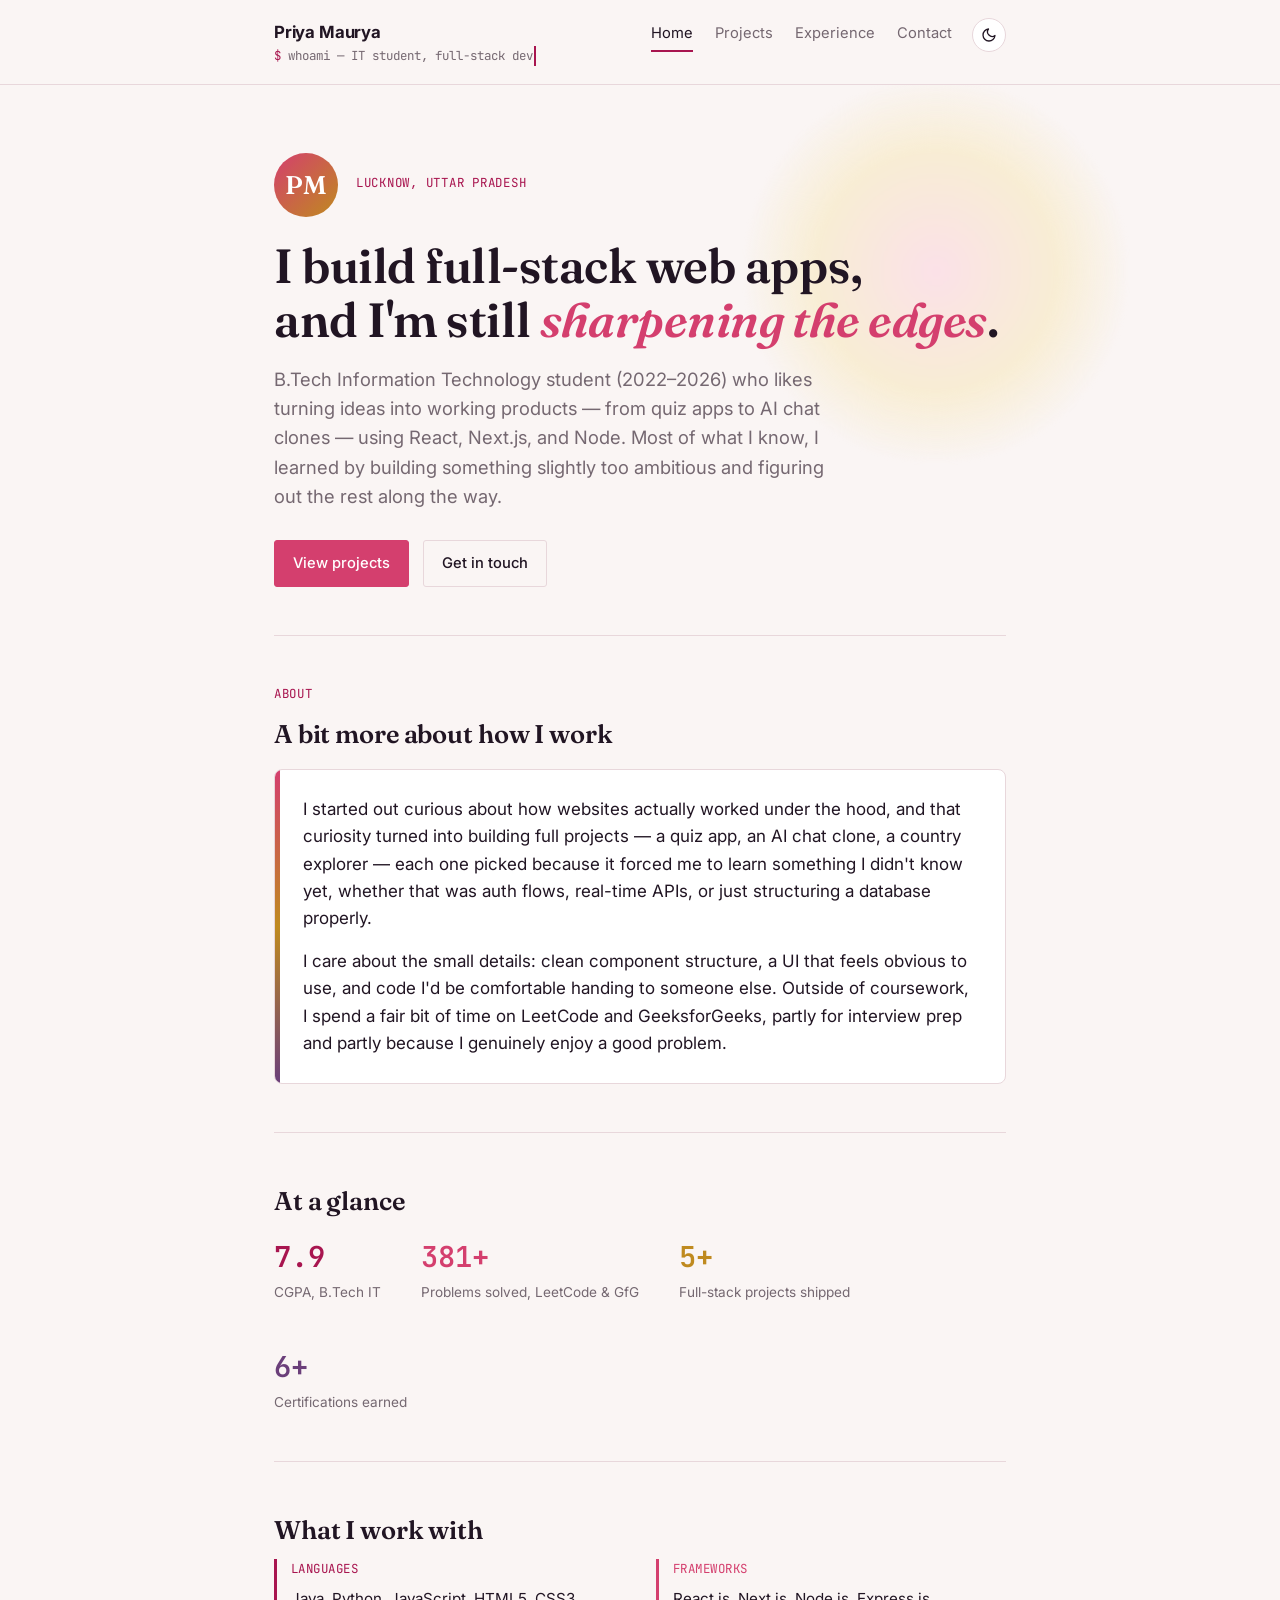
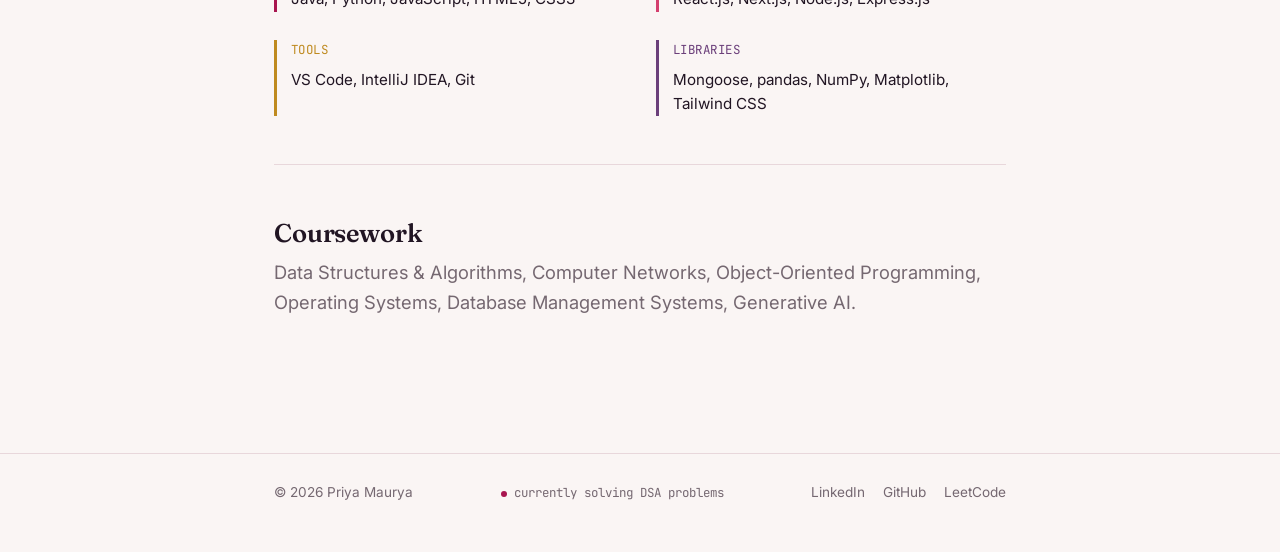
<file: index.html>
<!DOCTYPE html>
<html lang="en">
<head>
<meta charset="UTF-8">
<meta name="viewport" content="width=device-width, initial-scale=1.0">
<title>Priya Maurya — Software Developer</title>
<link rel="preconnect" href="https://fonts.googleapis.com">
<link href="https://fonts.googleapis.com/css2?family=Inter:wght@400;500;600;700&family=Fraunces:ital,opsz,wght@0,9..144,500;0,9..144,600;1,9..144,500&family=JetBrains+Mono:wght@400;500;600&display=swap" rel="stylesheet">
<link rel="stylesheet" href="style.css">
<script>
  (function () {
    try {
      var saved = localStorage.getItem('portfolio-theme');
      var prefersDark = window.matchMedia && window.matchMedia('(prefers-color-scheme: dark)').matches;
      var theme = saved || (prefersDark ? 'dark' : 'light');
      if (theme === 'dark') document.documentElement.setAttribute('data-theme', 'dark');
    } catch (e) {}
  })();
</script>
</head>
<body>

<header class="site">
  <div class="header-inner">
    <div>
      <div class="brand">Priya Maurya</div>
      <div class="statusline" data-typing="whoami — IT student, full-stack dev"></div>
    </div>
    <div class="nav-row">
      <nav class="site">
        <a href="index.html" class="active">Home</a>
        <a href="projects.html">Projects</a>
        <a href="experience.html">Experience</a>
        <a href="contact.html">Contact</a>
      </nav>
      <button class="theme-toggle" aria-label="Switch to dark mode"></button>
    </div>
  </div>
</header>

<main>
  <div class="shell">

    <section class="hero">
      <div style="display:flex; gap:18px; align-items:center; margin-bottom:22px;">
        <div class="badge">PM</div>
        <div>
          <p class="eyebrow" style="margin-bottom:4px;">Lucknow, Uttar Pradesh</p>
        </div>
      </div>
      <h1>I build full-stack web apps,<br>and I'm still <em>sharpening the edges</em>.</h1>
      <p class="lede">B.Tech Information Technology student (2022&ndash;2026) who likes turning ideas into working products &mdash; from quiz apps to AI chat clones &mdash; using React, Next.js, and Node. Most of what I know, I learned by building something slightly too ambitious and figuring out the rest along the way.</p>
      <div class="btn-row">
        <a class="btn primary" href="projects.html">View projects</a>
        <a class="btn ghost" href="contact.html">Get in touch</a>
      </div>
    </section>

    <hr class="rule">

    <section>
      <p class="eyebrow">About</p>
      <h2 style="margin-bottom:14px;">A bit more about how I work</h2>
      <div class="callout">
        <p>I started out curious about how websites actually worked under the hood, and that curiosity turned into building full projects &mdash; a quiz app, an AI chat clone, a country explorer &mdash; each one picked because it forced me to learn something I didn't know yet, whether that was auth flows, real-time APIs, or just structuring a database properly.</p>
        <p>I care about the small details: clean component structure, a UI that feels obvious to use, and code I'd be comfortable handing to someone else. Outside of coursework, I spend a fair bit of time on LeetCode and GeeksforGeeks, partly for interview prep and partly because I genuinely enjoy a good problem.</p>
      </div>
    </section>

    <hr class="rule">

    <section>
      <h2>At a glance</h2>
      <div class="stat-strip">
        <div class="stat s-teal">
          <div class="num" data-count="8.3">0.0</div>
          <div class="label">CGPA, B.Tech IT</div>
        </div>
        <div class="stat s-coral">
          <div class="num" data-count="400" data-suffix="+">0</div>
          <div class="label">Problems solved, LeetCode &amp; GfG</div>
        </div>
        <div class="stat s-amber">
          <div class="num" data-count="5" data-suffix="+">0</div>
          <div class="label">Full-stack projects shipped</div>
        </div>
        <div class="stat s-lavender">
          <div class="num" data-count="6" data-suffix="+">0</div>
          <div class="label">Certifications earned</div>
        </div>
      </div>
    </section>

    <hr class="rule">

    <section>
      <h2>What I work with</h2>
      <div class="skills-grid">
        <div class="skill-cat c-teal">
          <div class="label">Languages</div>
          <div class="items">Java, Python, JavaScript, HTML5, CSS3</div>
        </div>
        <div class="skill-cat c-coral">
          <div class="label">Frameworks</div>
          <div class="items">React.js, Next.js, Node.js, Express.js</div>
        </div>
        <div class="skill-cat c-amber">
          <div class="label">Tools</div>
          <div class="items">VS Code, IntelliJ IDEA, Git</div>
        </div>
        <div class="skill-cat c-lavender">
          <div class="label">Libraries</div>
          <div class="items">Mongoose, pandas, NumPy, Matplotlib, Tailwind CSS</div>
        </div>
      </div>
    </section>

    <hr class="rule">

    <section>
      <h2>Coursework</h2>
      <p class="lede" style="max-width:100%;">Data Structures &amp; Algorithms, Computer Networks, Object-Oriented Programming, Operating Systems, Database Management Systems, Generative AI.</p>
    </section>

  </div>
</main>

<footer class="site">
  <div class="footer-inner">
    <span>&copy; 2026 Priya Maurya</span>
    <span class="footer-ticker" data-ticker></span>
    <div class="footer-links">
      <a href="https://linkedin.com" target="_blank" rel="noopener">LinkedIn</a>
      <a href="https://github.com" target="_blank" rel="noopener">GitHub</a>
      <a href="https://leetcode.com" target="_blank" rel="noopener">LeetCode</a>
    </div>
  </div>
</footer>

<script src="script.js"></script>
</body>
</html>
</file>
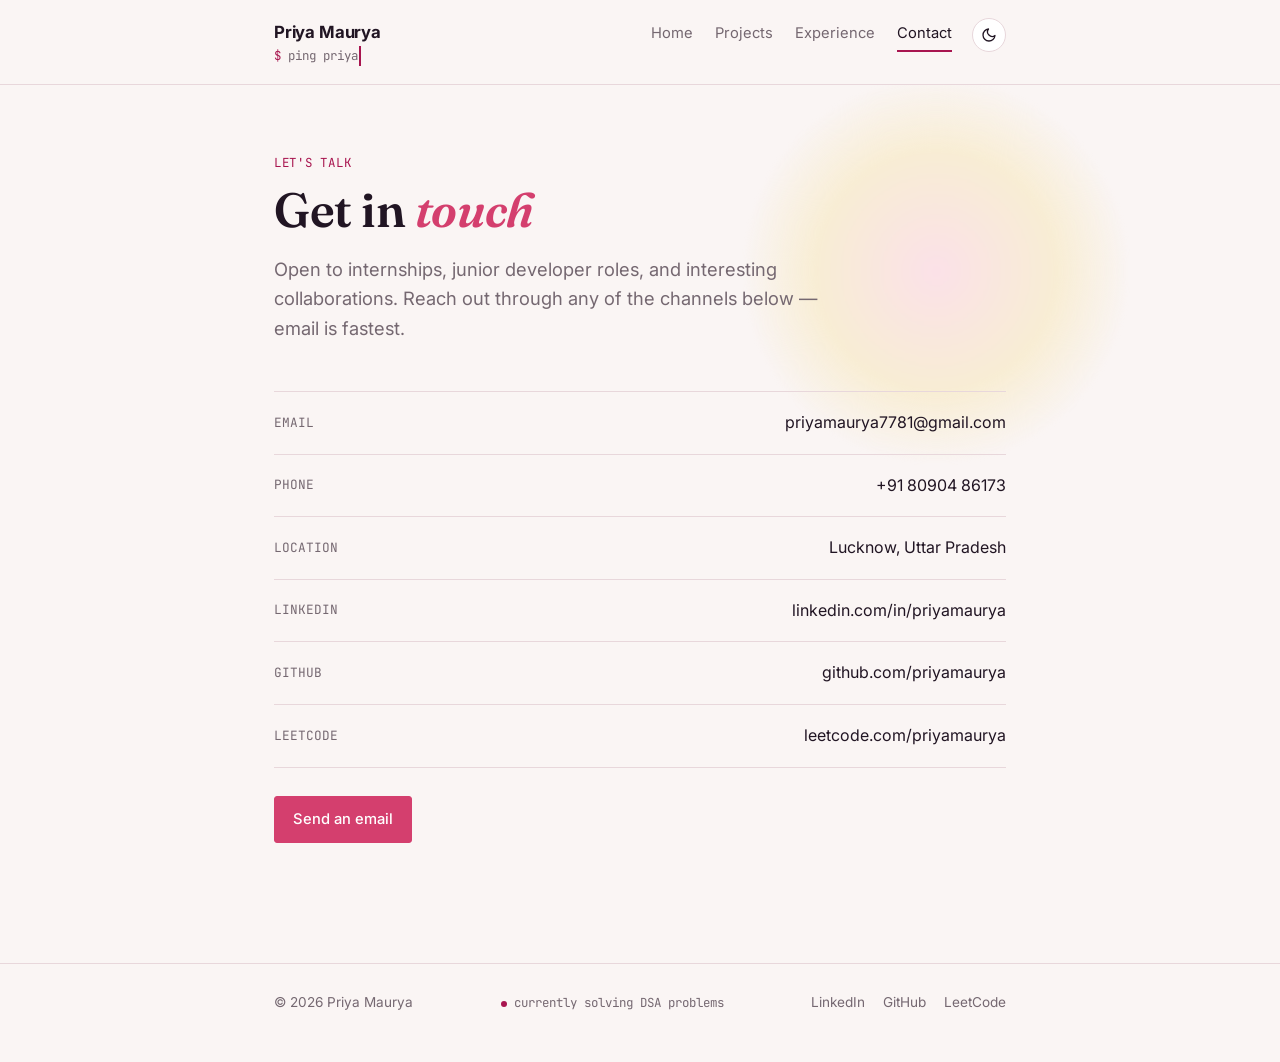
<file: contact.html>
<!DOCTYPE html>
<html lang="en">
<head>
<meta charset="UTF-8">
<meta name="viewport" content="width=device-width, initial-scale=1.0">
<title>Contact — Priya Maurya</title>
<link rel="preconnect" href="https://fonts.googleapis.com">
<link href="https://fonts.googleapis.com/css2?family=Inter:wght@400;500;600;700&family=Fraunces:ital,opsz,wght@0,9..144,500;0,9..144,600;1,9..144,500&family=JetBrains+Mono:wght@400;500;600&display=swap" rel="stylesheet">
<link rel="stylesheet" href="style.css">
<script>
  (function () {
    try {
      var saved = localStorage.getItem('portfolio-theme');
      var prefersDark = window.matchMedia && window.matchMedia('(prefers-color-scheme: dark)').matches;
      var theme = saved || (prefersDark ? 'dark' : 'light');
      if (theme === 'dark') document.documentElement.setAttribute('data-theme', 'dark');
    } catch (e) {}
  })();
</script>
</head>
<body>

<header class="site">
  <div class="header-inner">
    <div>
      <div class="brand">Priya Maurya</div>
      <div class="statusline" data-typing="ping priya"></div>
    </div>
    <div class="nav-row">
      <nav class="site">
        <a href="index.html">Home</a>
        <a href="projects.html">Projects</a>
        <a href="experience.html">Experience</a>
        <a href="contact.html" class="active">Contact</a>
      </nav>
      <button class="theme-toggle" aria-label="Switch to dark mode"></button>
    </div>
  </div>
</header>

<main>
  <div class="shell">

    <section class="hero">
      <p class="eyebrow">Let's talk</p>
      <h1>Get in <em>touch</em></h1>
      <p class="lede">Open to internships, junior developer roles, and interesting collaborations. Reach out through any of the channels below &mdash; email is fastest.</p>
    </section>

    <section>
      <div class="contact-grid">
        <div class="contact-row">
          <span class="label">EMAIL</span>
          <span style="display:flex; align-items:center;">
            <a class="value" href="mailto:priyamaurya7781@gmail.com">priyamaurya7781@gmail.com</a>
          </span>
        </div>
        <div class="contact-row">
          <span class="label">PHONE</span>
          <span style="display:flex; align-items:center;">
            <a class="value" href="tel:+918090486173">+91 80904 86173</a>
          </span>
        </div>
        <div class="contact-row">
          <span class="label">LOCATION</span>
          <span class="value">Lucknow, Uttar Pradesh</span>
        </div>
        <div class="contact-row">
          <span class="label">LINKEDIN</span>
          <a class="value" href="https://linkedin.com" target="_blank" rel="noopener">linkedin.com/in/priyamaurya</a>
        </div>
        <div class="contact-row">
          <span class="label">GITHUB</span>
          <a class="value" href="https://github.com" target="_blank" rel="noopener">github.com/priyamaurya</a>
        </div>
        <div class="contact-row">
          <span class="label">LEETCODE</span>
          <a class="value" href="https://leetcode.com" target="_blank" rel="noopener">leetcode.com/priyamaurya</a>
        </div>
      </div>

      <div class="btn-row">
        <a class="btn primary" href="mailto:priyamaurya7781@gmail.com">Send an email</a>
      </div>
    </section>

  </div>
</main>

<footer class="site">
  <div class="footer-inner">
    <span>&copy; 2026 Priya Maurya</span>
    <span class="footer-ticker" data-ticker></span>
    <div class="footer-links">
      <a href="https://linkedin.com" target="_blank" rel="noopener">LinkedIn</a>
      <a href="https://github.com" target="_blank" rel="noopener">GitHub</a>
      <a href="https://leetcode.com" target="_blank" rel="noopener">LeetCode</a>
    </div>
  </div>
</footer>

<script src="script.js"></script>
</body>
</html>
</file>
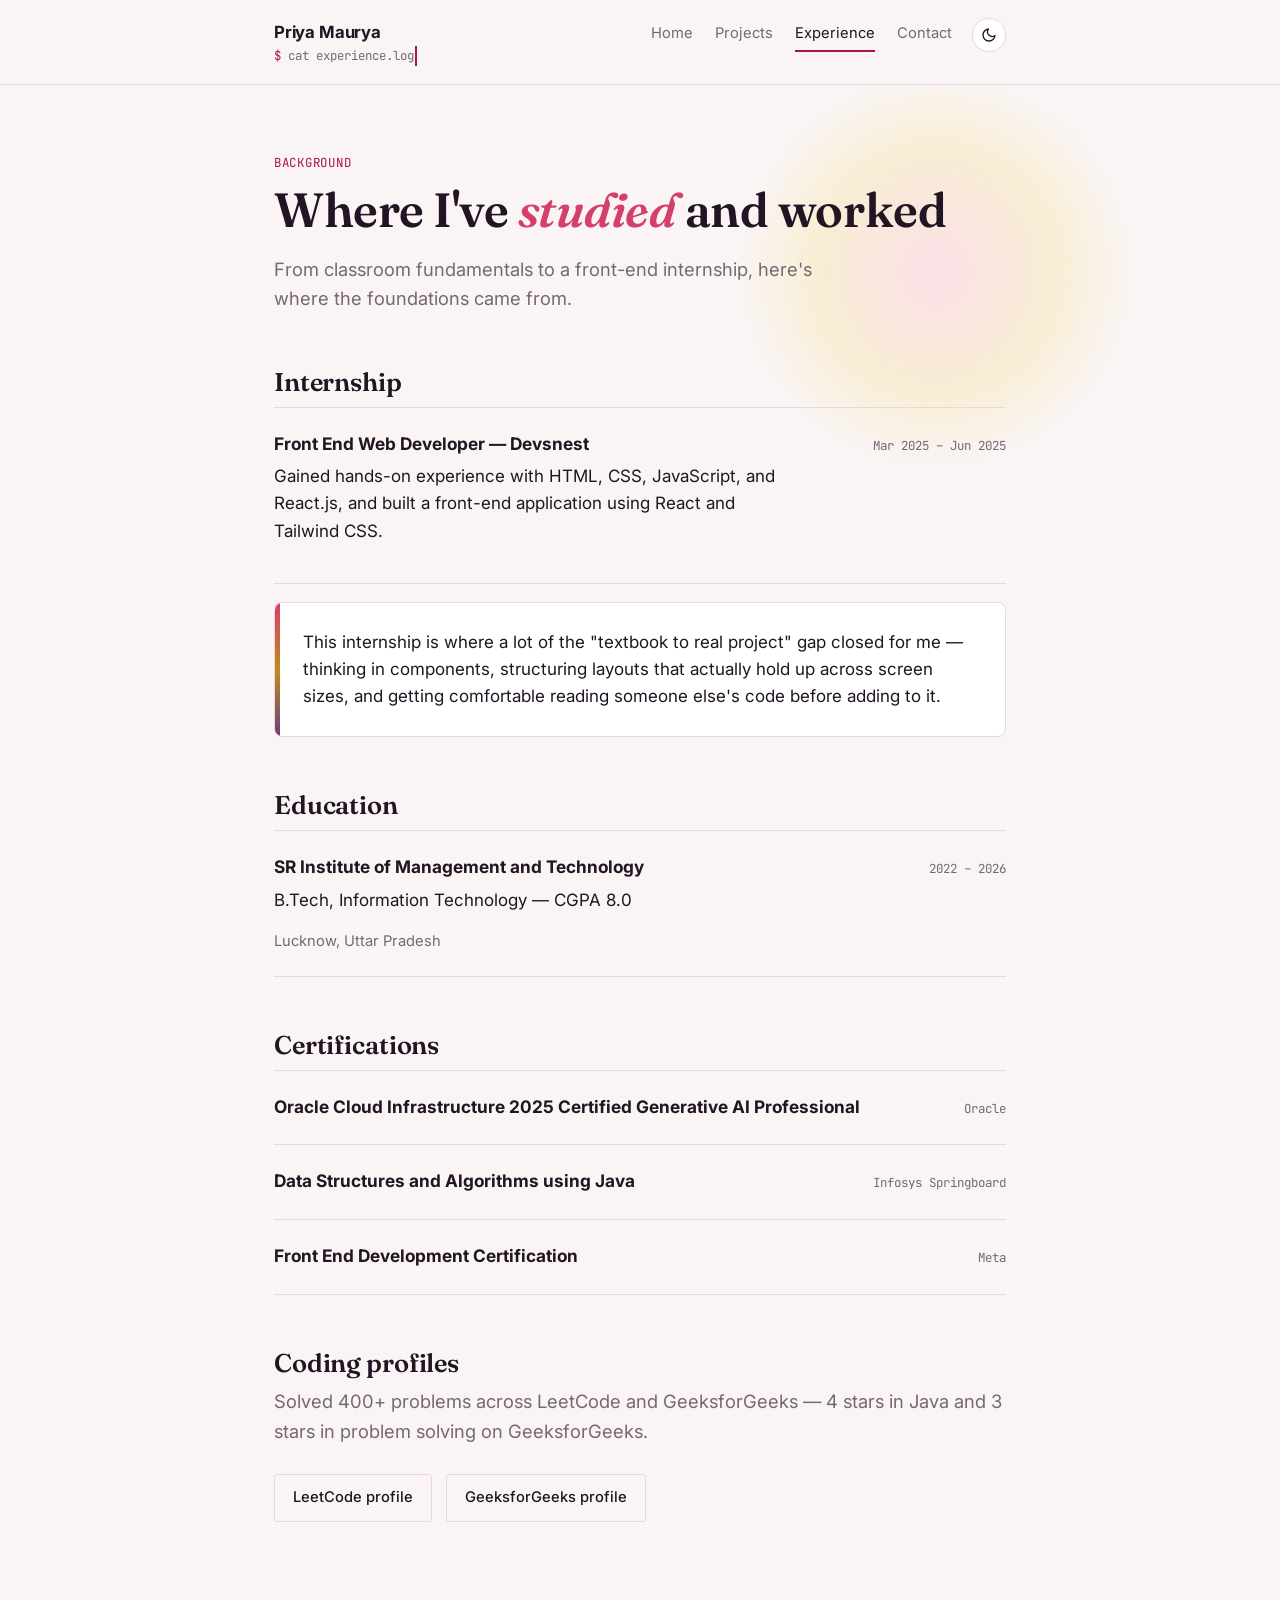
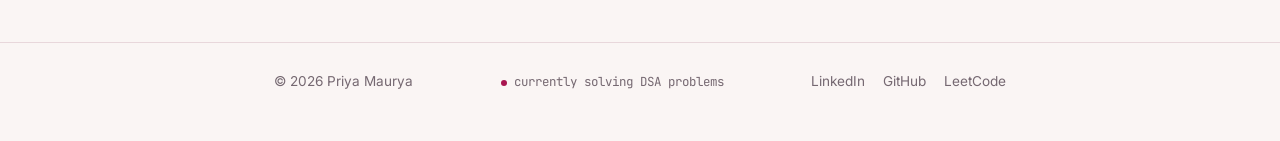
<file: experience.html>
<!DOCTYPE html>
<html lang="en">
<head>
<meta charset="UTF-8">
<meta name="viewport" content="width=device-width, initial-scale=1.0">
<title>Experience — Priya Maurya</title>
<link rel="preconnect" href="https://fonts.googleapis.com">
<link href="https://fonts.googleapis.com/css2?family=Inter:wght@400;500;600;700&family=Fraunces:ital,opsz,wght@0,9..144,500;0,9..144,600;1,9..144,500&family=JetBrains+Mono:wght@400;500;600&display=swap" rel="stylesheet">
<link rel="stylesheet" href="style.css">
<script>
  (function () {
    try {
      var saved = localStorage.getItem('portfolio-theme');
      var prefersDark = window.matchMedia && window.matchMedia('(prefers-color-scheme: dark)').matches;
      var theme = saved || (prefersDark ? 'dark' : 'light');
      if (theme === 'dark') document.documentElement.setAttribute('data-theme', 'dark');
    } catch (e) {}
  })();
</script>
</head>
<body>

<header class="site">
  <div class="header-inner">
    <div>
      <div class="brand">Priya Maurya</div>
      <div class="statusline" data-typing="cat experience.log"></div>
    </div>
    <div class="nav-row">
      <nav class="site">
        <a href="index.html">Home</a>
        <a href="projects.html">Projects</a>
        <a href="experience.html" class="active">Experience</a>
        <a href="contact.html">Contact</a>
      </nav>
      <button class="theme-toggle" aria-label="Switch to dark mode"></button>
    </div>
  </div>
</header>

<main>
  <div class="shell">

    <section class="hero">
      <p class="eyebrow">Background</p>
      <h1>Where I've <em>studied</em> and worked</h1>
      <p class="lede">From classroom fundamentals to a front-end internship, here's where the foundations came from.</p>
    </section>

    <section>
      <h2>Internship</h2>
      <div class="row">
        <div>
          <h3>Front End Web Developer &mdash; Devsnest</h3>
          <p style="margin-top:6px; max-width:520px;">Gained hands-on experience with HTML, CSS, JavaScript, and React.js, and built a front-end application using React and Tailwind CSS.</p>
        </div>
        <span class="meta">Mar 2025 &ndash; Jun 2025</span>
      </div>
      <div class="callout" style="margin-top:18px;">
        <p>This internship is where a lot of the "textbook to real project" gap closed for me &mdash; thinking in components, structuring layouts that actually hold up across screen sizes, and getting comfortable reading someone else's code before adding to it.</p>
      </div>
    </section>

    <section>
      <h2>Education</h2>
      <div class="row">
        <div>
          <h3>SR Institute of Management and Technology</h3>
          <p style="margin-top:6px;">B.Tech, Information Technology &mdash; CGPA 8.0</p>
          <p style="margin:0; color:var(--gray); font-size:0.92rem;">Lucknow, Uttar Pradesh</p>
        </div>
        <span class="meta">2022 &ndash; 2026</span>
      </div>
    </section>

    <section>
      <h2>Certifications</h2>
      <div class="row">
        <h3>Oracle Cloud Infrastructure 2025 Certified Generative AI Professional</h3>
        <span class="meta">Oracle</span>
      </div>
      <div class="row">
        <h3>Data Structures and Algorithms using Java</h3>
        <span class="meta">Infosys Springboard</span>
      </div>
      <div class="row">
        <h3>Front End Development Certification</h3>
        <span class="meta">Meta</span>
      </div>
    </section>

    <section>
      <h2>Coding profiles</h2>
      <p class="lede" style="max-width:100%;">Solved 400+ problems across LeetCode and GeeksforGeeks &mdash; 4 stars in Java and 3 stars in problem solving on GeeksforGeeks.</p>
      <div class="btn-row">
        <a class="btn ghost" href="https://leetcode.com" target="_blank" rel="noopener">LeetCode profile</a>
        <a class="btn ghost" href="https://geeksforgeeks.org" target="_blank" rel="noopener">GeeksforGeeks profile</a>
      </div>
    </section>

  </div>
</main>

<footer class="site">
  <div class="footer-inner">
    <span>&copy; 2026 Priya Maurya</span>
    <span class="footer-ticker" data-ticker></span>
    <div class="footer-links">
      <a href="https://linkedin.com" target="_blank" rel="noopener">LinkedIn</a>
      <a href="https://github.com" target="_blank" rel="noopener">GitHub</a>
      <a href="https://leetcode.com" target="_blank" rel="noopener">LeetCode</a>
    </div>
  </div>
</footer>

<script src="script.js"></script>
</body>
</html>
</file>
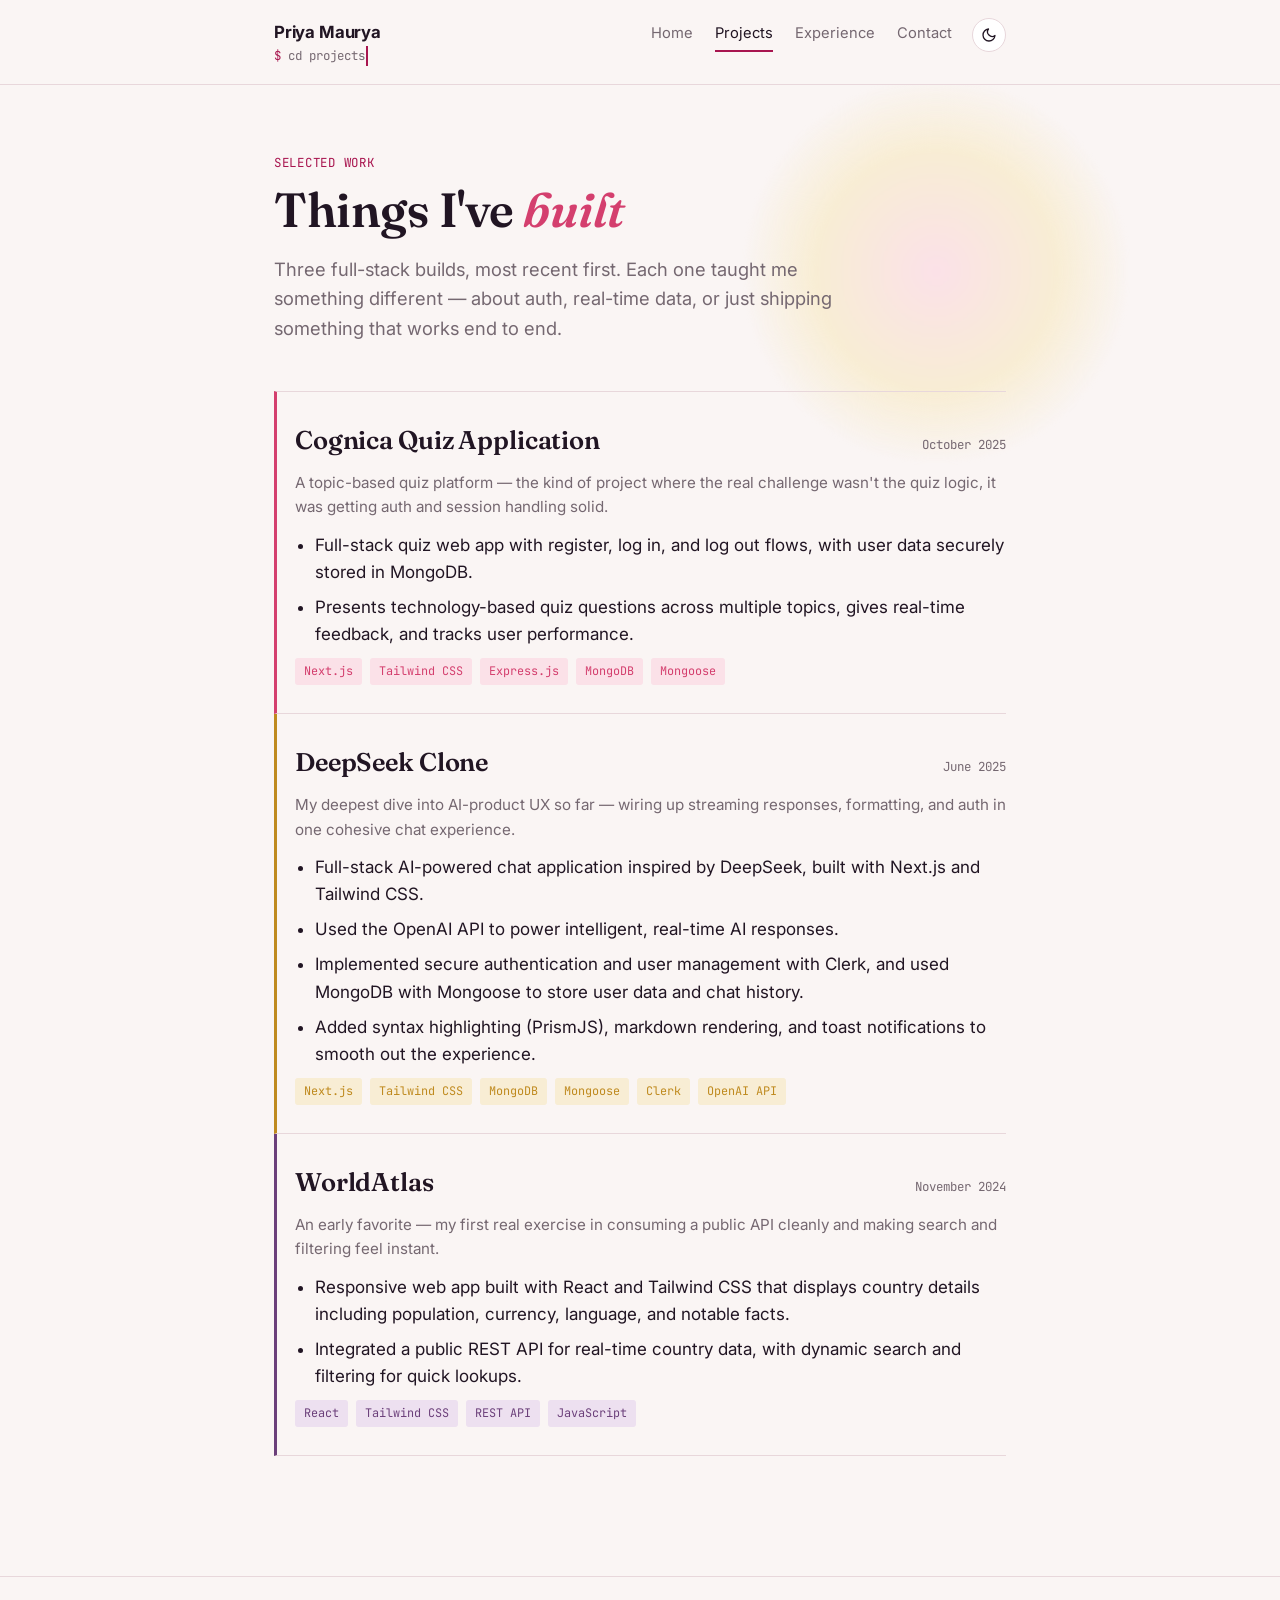
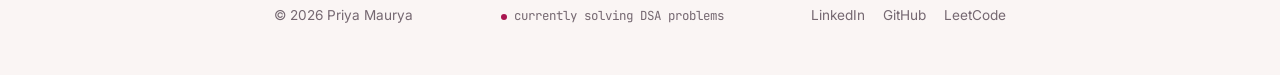
<file: projects.html>
<!DOCTYPE html>
<html lang="en">
<head>
<meta charset="UTF-8">
<meta name="viewport" content="width=device-width, initial-scale=1.0">
<title>Projects — Priya Maurya</title>
<link rel="preconnect" href="https://fonts.googleapis.com">
<link href="https://fonts.googleapis.com/css2?family=Inter:wght@400;500;600;700&family=Fraunces:ital,opsz,wght@0,9..144,500;0,9..144,600;1,9..144,500&family=JetBrains+Mono:wght@400;500;600&display=swap" rel="stylesheet">
<link rel="stylesheet" href="style.css">
<script>
  (function () {
    try {
      var saved = localStorage.getItem('portfolio-theme');
      var prefersDark = window.matchMedia && window.matchMedia('(prefers-color-scheme: dark)').matches;
      var theme = saved || (prefersDark ? 'dark' : 'light');
      if (theme === 'dark') document.documentElement.setAttribute('data-theme', 'dark');
    } catch (e) {}
  })();
</script>
</head>
<body>

<header class="site">
  <div class="header-inner">
    <div>
      <div class="brand">Priya Maurya</div>
      <div class="statusline" data-typing="cd projects"></div>
    </div>
    <div class="nav-row">
      <nav class="site">
        <a href="index.html">Home</a>
        <a href="projects.html" class="active">Projects</a>
        <a href="experience.html">Experience</a>
        <a href="contact.html">Contact</a>
      </nav>
      <button class="theme-toggle" aria-label="Switch to dark mode"></button>
    </div>
  </div>
</header>

<main>
  <div class="shell">

    <section class="hero">
      <p class="eyebrow">Selected work</p>
      <h1>Things I've <em>built</em></h1>
      <p class="lede">Three full-stack builds, most recent first. Each one taught me something different &mdash; about auth, real-time data, or just shipping something that works end to end.</p>
    </section>

    <section>

      <div class="project-block p-coral">
        <div class="project-head">
          <h2>Cognica Quiz Application</h2>
          <span class="project-date">October 2025</span>
        </div>
        <p style="color:var(--gray); margin:6px 0 0; font-size:0.95rem;">A topic-based quiz platform &mdash; the kind of project where the real challenge wasn't the quiz logic, it was getting auth and session handling solid.</p>
        <ul class="bullets">
          <li>Full-stack quiz web app with register, log in, and log out flows, with user data securely stored in MongoDB.</li>
          <li>Presents technology-based quiz questions across multiple topics, gives real-time feedback, and tracks user performance.</li>
        </ul>
        <div class="tag-row">
          <span class="tag t-coral">Next.js</span>
          <span class="tag t-coral">Tailwind CSS</span>
          <span class="tag t-coral">Express.js</span>
          <span class="tag t-coral">MongoDB</span>
          <span class="tag t-coral">Mongoose</span>
        </div>
      </div>

      <div class="project-block p-amber">
        <div class="project-head">
          <h2>DeepSeek Clone</h2>
          <span class="project-date">June 2025</span>
        </div>
        <p style="color:var(--gray); margin:6px 0 0; font-size:0.95rem;">My deepest dive into AI-product UX so far &mdash; wiring up streaming responses, formatting, and auth in one cohesive chat experience.</p>
        <ul class="bullets">
          <li>Full-stack AI-powered chat application inspired by DeepSeek, built with Next.js and Tailwind CSS.</li>
          <li>Used the OpenAI API to power intelligent, real-time AI responses.</li>
          <li>Implemented secure authentication and user management with Clerk, and used MongoDB with Mongoose to store user data and chat history.</li>
          <li>Added syntax highlighting (PrismJS), markdown rendering, and toast notifications to smooth out the experience.</li>
        </ul>
        <div class="tag-row">
          <span class="tag t-amber">Next.js</span>
          <span class="tag t-amber">Tailwind CSS</span>
          <span class="tag t-amber">MongoDB</span>
          <span class="tag t-amber">Mongoose</span>
          <span class="tag t-amber">Clerk</span>
          <span class="tag t-amber">OpenAI API</span>
        </div>
      </div>

      <div class="project-block p-lavender">
        <div class="project-head">
          <h2>WorldAtlas</h2>
          <span class="project-date">November 2024</span>
        </div>
        <p style="color:var(--gray); margin:6px 0 0; font-size:0.95rem;">An early favorite &mdash; my first real exercise in consuming a public API cleanly and making search and filtering feel instant.</p>
        <ul class="bullets">
          <li>Responsive web app built with React and Tailwind CSS that displays country details including population, currency, language, and notable facts.</li>
          <li>Integrated a public REST API for real-time country data, with dynamic search and filtering for quick lookups.</li>
        </ul>
        <div class="tag-row">
          <span class="tag t-lavender">React</span>
          <span class="tag t-lavender">Tailwind CSS</span>
          <span class="tag t-lavender">REST API</span>
          <span class="tag t-lavender">JavaScript</span>
        </div>
      </div>

    </section>

  </div>
</main>

<footer class="site">
  <div class="footer-inner">
    <span>&copy; 2026 Priya Maurya</span>
    <span class="footer-ticker" data-ticker></span>
    <div class="footer-links">
      <a href="https://linkedin.com" target="_blank" rel="noopener">LinkedIn</a>
      <a href="https://github.com" target="_blank" rel="noopener">GitHub</a>
      <a href="https://leetcode.com" target="_blank" rel="noopener">LeetCode</a>
    </div>
  </div>
</footer>

<script src="script.js"></script>
</body>
</html>
</file>
<file: style.css>
:root {
  --ink: #211523;
  --bg: #FAF5F4;
  --bg-raised: #FFFFFF;
  --accent: #A8154F;
  --accent-soft: #F7DCE4;
  --coral: #D43F6E;
  --coral-soft: #FBE1E8;
  --amber: #BF8A1F;
  --amber-soft: #F8EDD4;
  --lavender: #6B3F7A;
  --lavender-soft: #EDE0F0;
  --gray: #756871;
  --rule: #E8D7DB;
  --max-w: 780px;
}

[data-theme="dark"] {
  --ink: #F3E9EE;
  --bg: #1C1218;
  --bg-raised: #271A22;
  --accent: #E8487C;
  --accent-soft: #3A1F2B;
  --coral: #F0698F;
  --coral-soft: #3D2230;
  --amber: #E0B454;
  --amber-soft: #3A2D17;
  --lavender: #A876BD;
  --lavender-soft: #312038;
  --gray: #B09AA8;
  --rule: #3A2832;
}

@font-face {
  font-family: 'sys-mono';
  src: local('JetBrains Mono');
}

* { box-sizing: border-box; }

html { scroll-behavior: smooth; }

body {
  margin: 0;
  background: var(--bg);
  color: var(--ink);
  font-family: 'Inter', -apple-system, BlinkMacSystemFont, 'Segoe UI', sans-serif;
  font-size: 17px;
  line-height: 1.6;
  -webkit-font-smoothing: antialiased;
  transition: background 0.25s ease, color 0.25s ease;
}

.mono {
  font-family: 'JetBrains Mono', 'SFMono-Regular', Consolas, monospace;
}

.display {
  font-family: 'Fraunces', 'Georgia', serif;
}

a { color: inherit; text-decoration: none; }

img { max-width: 100%; display: block; }

.shell {
  max-width: var(--max-w);
  margin: 0 auto;
  padding: 0 24px;
}

header.site {
  border-bottom: 1px solid var(--rule);
  background: var(--bg);
  position: sticky;
  top: 0;
  z-index: 10;
}

.header-inner {
  max-width: var(--max-w);
  margin: 0 auto;
  padding: 18px 24px;
  display: flex;
  align-items: baseline;
  justify-content: space-between;
  gap: 16px;
  flex-wrap: wrap;
}

.brand {
  font-weight: 700;
  font-size: 1.05rem;
  letter-spacing: -0.01em;
}

.statusline {
  font-family: 'JetBrains Mono', monospace;
  font-size: 0.78rem;
  color: var(--gray);
}

.statusline .prompt { color: var(--accent); }

.type-cursor {
  display: inline-block;
  width: 2px;
  background: var(--accent);
  margin-left: 1px;
  animation: blink 1s step-end infinite;
}

@keyframes blink {
  0%, 50% { opacity: 1; }
  50.01%, 100% { opacity: 0; }
}

nav.site {
  display: flex;
  gap: 22px;
  font-size: 0.92rem;
}

nav.site a {
  color: var(--gray);
  padding: 4px 0;
  border-bottom: 2px solid transparent;
  transition: color 0.15s ease, border-color 0.15s ease;
}

nav.site a:hover,
nav.site a.active {
  color: var(--ink);
  border-bottom-color: var(--accent);
}

.theme-toggle {
  width: 34px;
  height: 34px;
  border: 1px solid var(--rule);
  border-radius: 50%;
  background: var(--bg-raised);
  color: var(--ink);
  display: flex;
  align-items: center;
  justify-content: center;
  cursor: pointer;
  flex-shrink: 0;
  transition: border-color 0.15s ease, transform 0.15s ease;
}

.theme-toggle:hover { border-color: var(--accent); transform: scale(1.06); }

.theme-toggle svg { width: 16px; height: 16px; }

.nav-row {
  display: flex;
  align-items: center;
  gap: 20px;
}

footer.site {
  border-top: 1px solid var(--rule);
  margin-top: 80px;
}

.footer-inner {
  max-width: var(--max-w);
  margin: 0 auto;
  padding: 28px 24px 48px;
  display: flex;
  justify-content: space-between;
  align-items: center;
  flex-wrap: wrap;
  gap: 12px;
  font-size: 0.85rem;
  color: var(--gray);
}

.footer-links {
  display: flex;
  gap: 18px;
}

.footer-links a:hover { color: var(--accent); }

.footer-ticker {
  font-family: 'JetBrains Mono', monospace;
  font-size: 0.78rem;
  color: var(--gray);
}

.footer-ticker .dot {
  display: inline-block;
  width: 6px;
  height: 6px;
  border-radius: 50%;
  background: var(--accent);
  margin-right: 7px;
  animation: pulse 1.8s ease-in-out infinite;
}

@keyframes pulse {
  0%, 100% { opacity: 1; }
  50% { opacity: 0.35; }
}

@media (prefers-reduced-motion: reduce) {
  .footer-ticker .dot { animation: none; }
}

main {
  padding: 56px 0 40px;
}

.hero {
  position: relative;
  padding-top: 12px;
}

.hero::before {
  content: "";
  position: absolute;
  top: -60px;
  right: -120px;
  width: 380px;
  height: 380px;
  background: radial-gradient(circle, var(--coral-soft) 0%, var(--amber-soft) 45%, transparent 72%);
  filter: blur(2px);
  z-index: -1;
  pointer-events: none;
}

.eyebrow {
  font-family: 'JetBrains Mono', monospace;
  font-size: 0.78rem;
  letter-spacing: 0.06em;
  text-transform: uppercase;
  color: var(--accent);
  margin: 0 0 10px;
}

h1 {
  font-family: 'Fraunces', 'Georgia', serif;
  font-weight: 600;
  font-size: clamp(2.1rem, 5vw, 3rem);
  line-height: 1.12;
  letter-spacing: -0.01em;
  margin: 0 0 18px;
}

h1 em {
  font-style: italic;
  color: var(--coral);
}

h2 {
  font-family: 'Fraunces', 'Georgia', serif;
  font-weight: 600;
  font-size: 1.6rem;
  letter-spacing: -0.005em;
  margin: 0 0 4px;
}

h3 {
  font-size: 1.08rem;
  margin: 0 0 2px;
}

p { margin: 0 0 16px; color: var(--ink); }

.lede {
  font-size: 1.15rem;
  color: var(--gray);
  max-width: 560px;
}

.rule {
  border: none;
  border-top: 1px solid var(--rule);
  margin: 48px 0;
}

section + section { margin-top: 48px; }

.reveal {
  opacity: 0;
  transform: translateY(18px);
  transition: opacity 0.6s ease, transform 0.6s ease;
}

.reveal.is-visible {
  opacity: 1;
  transform: translateY(0);
}

@media (prefers-reduced-motion: reduce) {
  .reveal { opacity: 1; transform: none; transition: none; }
}

.btn-row {
  display: flex;
  gap: 14px;
  flex-wrap: wrap;
  margin-top: 28px;
}

.btn {
  display: inline-flex;
  align-items: center;
  gap: 8px;
  padding: 11px 18px;
  border: 1px solid var(--ink);
  border-radius: 3px;
  font-size: 0.92rem;
  font-weight: 500;
  transition: background 0.15s ease, color 0.15s ease;
}

.btn.primary {
  background: var(--coral);
  color: #FFFFFF;
  border-color: var(--coral);
}

.btn.primary:hover { background: #8A1140; border-color: #8A1140; }

.btn.ghost {
  border-color: var(--rule);
  color: var(--ink);
}

.btn.ghost:hover { border-color: var(--accent); color: var(--accent); }

.row {
  display: flex;
  justify-content: space-between;
  align-items: baseline;
  gap: 16px;
  padding: 22px 0;
  border-bottom: 1px solid var(--rule);
}

.row:first-of-type { border-top: 1px solid var(--rule); }

.row .meta {
  font-family: 'JetBrains Mono', monospace;
  font-size: 0.78rem;
  color: var(--gray);
  white-space: nowrap;
}

.tag-row {
  display: flex;
  gap: 8px;
  flex-wrap: wrap;
  margin: 10px 0 0;
}

.tag {
  font-family: 'JetBrains Mono', monospace;
  font-size: 0.74rem;
  background: var(--accent-soft);
  color: var(--accent);
  padding: 4px 9px;
  border-radius: 3px;
}

.tag.t-coral { background: var(--coral-soft); color: var(--coral); }
.tag.t-amber { background: var(--amber-soft); color: var(--amber); }
.tag.t-lavender { background: var(--lavender-soft); color: var(--lavender); }

.callout {
  background: var(--bg-raised);
  border: 1px solid var(--rule);
  border-radius: 8px;
  padding: 26px 28px;
  position: relative;
  overflow: hidden;
}

.callout::before {
  content: "";
  position: absolute;
  top: 0;
  left: 0;
  width: 5px;
  height: 100%;
  background: linear-gradient(180deg, var(--coral), var(--amber), var(--lavender));
}

.callout p:last-child { margin-bottom: 0; }

.project-block {
  padding: 28px 0 28px 18px;
  border-bottom: 1px solid var(--rule);
  border-left: 3px solid var(--proj-color, var(--accent));
}

.project-block:first-of-type { border-top: 1px solid var(--rule); }

.project-block.p-coral { --proj-color: var(--coral); }
.project-block.p-amber { --proj-color: var(--amber); }
.project-block.p-lavender { --proj-color: var(--lavender); }

.project-head {
  display: flex;
  justify-content: space-between;
  align-items: baseline;
  gap: 16px;
  flex-wrap: wrap;
}

.project-date {
  font-family: 'JetBrains Mono', monospace;
  font-size: 0.78rem;
  color: var(--gray);
  white-space: nowrap;
}

ul.bullets {
  margin: 12px 0 0;
  padding-left: 20px;
}

ul.bullets li {
  margin-bottom: 8px;
  color: var(--ink);
}
.skills-grid {
  display: grid;
  grid-template-columns: repeat(2, 1fr);
  gap: 28px 32px;
  margin-top: 8px;
}

.skill-cat {
  border-left: 3px solid var(--cat-color, var(--accent));
  padding-left: 14px;
}

.skill-cat .label {
  font-family: 'JetBrains Mono', monospace;
  font-size: 0.78rem;
  text-transform: uppercase;
  letter-spacing: 0.04em;
  color: var(--cat-color, var(--gray));
  margin-bottom: 8px;
}

.skill-cat .items {
  color: var(--ink);
  font-size: 0.95rem;
}

.skill-cat.c-teal { --cat-color: var(--accent); }
.skill-cat.c-coral { --cat-color: var(--coral); }
.skill-cat.c-amber { --cat-color: var(--amber); }
.skill-cat.c-lavender { --cat-color: var(--lavender); }

.stat-strip {
  display: flex;
  gap: 40px;
  flex-wrap: wrap;
  margin-top: 12px;
}

.stat .num {
  font-family: 'JetBrains Mono', monospace;
  font-size: 1.8rem;
  color: var(--stat-color, var(--accent));
  font-weight: 600;
}

.stat .label {
  font-size: 0.85rem;
  color: var(--gray);
  margin-top: 2px;
}

.stat.s-teal { --stat-color: var(--accent); }
.stat.s-coral { --stat-color: var(--coral); }
.stat.s-amber { --stat-color: var(--amber); }
.stat.s-lavender { --stat-color: var(--lavender); }

.contact-grid {
  display: grid;
  gap: 0;
  margin-top: 8px;
}

.contact-row {
  display: flex;
  justify-content: space-between;
  align-items: center;
  padding: 18px 0;
  border-bottom: 1px solid var(--rule);
}

.contact-row:first-of-type { border-top: 1px solid var(--rule); }

.contact-row .label {
  font-family: 'JetBrains Mono', monospace;
  font-size: 0.8rem;
  color: var(--gray);
}

.contact-row .value { font-size: 1rem; }

.contact-row a:hover { color: var(--accent); }

.copy-btn {
  border: 1px solid var(--rule);
  background: var(--bg-raised);
  color: var(--gray);
  font-family: 'JetBrains Mono', monospace;
  font-size: 0.7rem;
  padding: 4px 9px;
  border-radius: 3px;
  cursor: pointer;
  margin-left: 10px;
  transition: border-color 0.15s ease, color 0.15s ease;
}

.copy-btn:hover { border-color: var(--accent); color: var(--accent); }

.toast {
  position: fixed;
  bottom: 28px;
  left: 50%;
  transform: translate(-50%, 12px);
  background: var(--ink);
  color: var(--bg);
  font-size: 0.88rem;
  padding: 10px 18px;
  border-radius: 6px;
  opacity: 0;
  pointer-events: none;
  transition: opacity 0.2s ease, transform 0.2s ease;
  z-index: 50;
}

.toast.is-shown {
  opacity: 1;
  transform: translate(-50%, 0);
}

.badge {
  width: 64px;
  height: 64px;
  border-radius: 50%;
  background: linear-gradient(135deg, var(--coral), var(--amber));
  color: #FFFFFF;
  font-family: 'Fraunces', serif;
  font-size: 1.6rem;
  font-weight: 600;
  display: flex;
  align-items: center;
  justify-content: center;
  flex-shrink: 0;
}

@media (max-width: 600px) {
  .skills-grid { grid-template-columns: 1fr; }
  .header-inner { flex-direction: column; align-items: flex-start; gap: 8px; }
  nav.site { gap: 16px; font-size: 0.88rem; }
  .row, .project-head { flex-direction: column; align-items: flex-start; gap: 4px; }
  .callout { padding: 20px 20px 20px 24px; }
  .hero::before { width: 240px; height: 240px; top: -40px; right: -80px; }
}

@media (prefers-reduced-motion: reduce) {
  html { scroll-behavior: auto; }
  * { transition: none !important; }
}

a:focus-visible, button:focus-visible {
  outline: 2px solid var(--accent);
  outline-offset: 2px;
}
</file>
